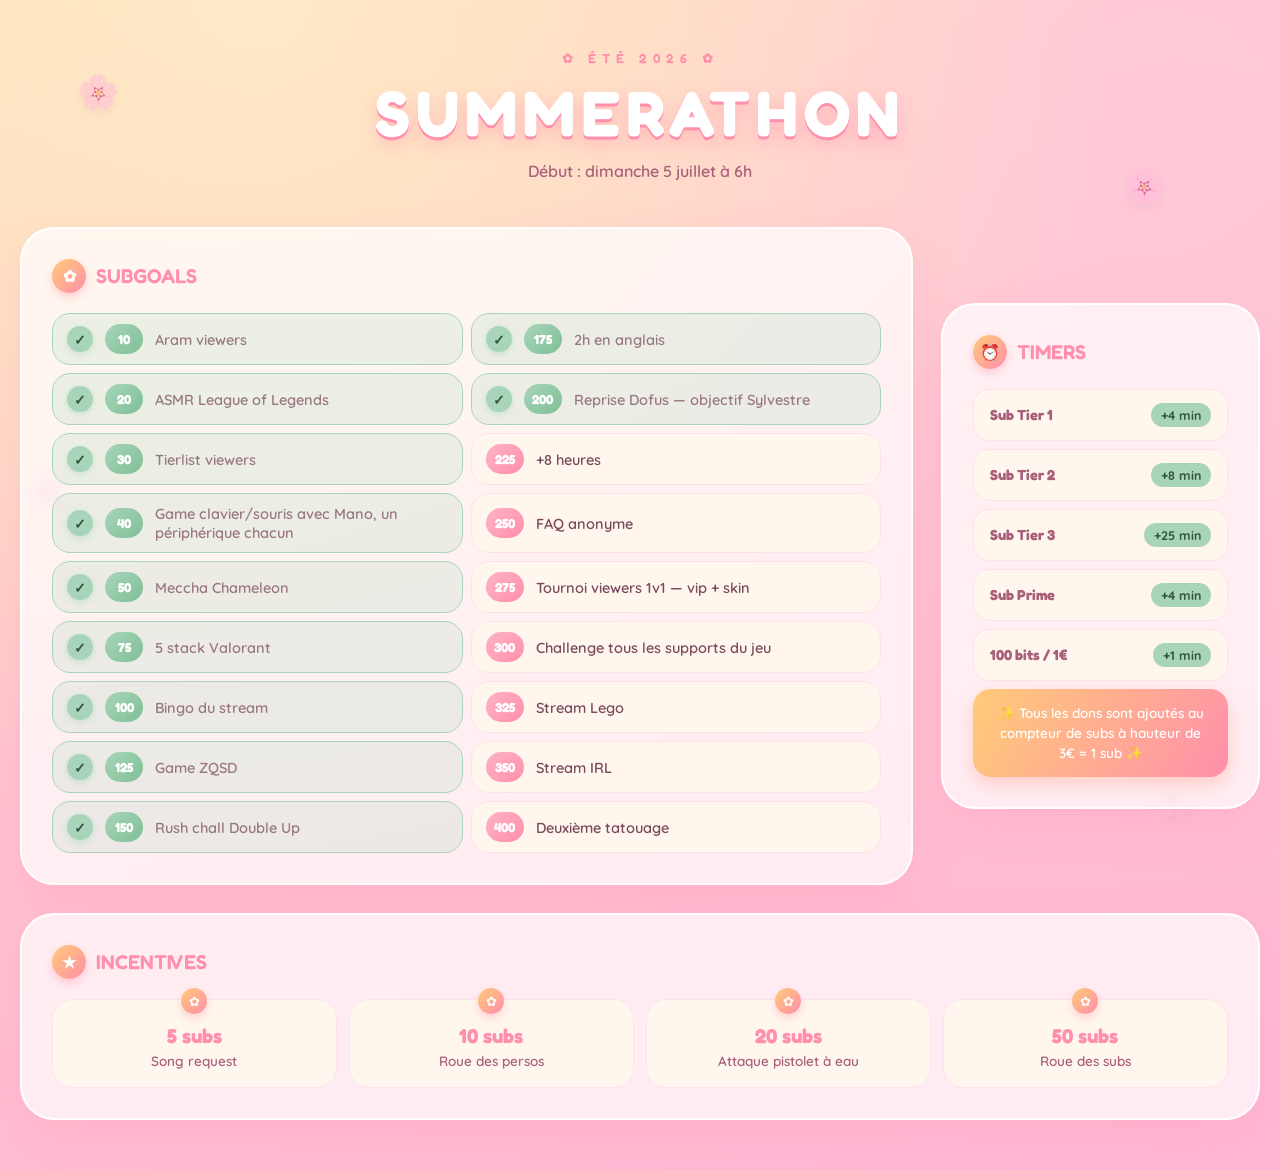
<file: summerathon.html>
<!DOCTYPE html>
<html lang="fr">

<head>
    <meta charset="UTF-8">
    <title>itsLylla — Summerathon — Été 2026</title>
    <link rel="icon" type="image/x-icon" href="/assets/favicon/summerathon.ico">
    <link rel="stylesheet" href="summerathon.css">
</head>

<body>

    <div class="bloom" style="top:6%; left:6%;">🌸</div>
    <div class="bloom" style="top:14%; right:9%; animation-delay:1s;">🌸</div>
    <div class="bloom" style="top:40%; left:2%; animation-delay:2s;">🌸</div>
    <div class="bloom" style="bottom:10%; right:4%; animation-delay:1.5s;">🌸</div>
    <div class="bloom" style="bottom:30%; left:90%; animation-delay:3s;">🌸</div>

    <header>
        <div class="eyebrow">✿ ÉTÉ 2026 ✿</div>
        <h1>SUMMERATHON</h1>
        <p class="subtitle">Début : dimanche 5 juillet à 6h</p>
    </header>

    <div class="layout">
        <div class="panel">
            <div class="panel-title"><span class="ico">✿</span> SUBGOALS</div>
            <!-- Subgoal atteint : décommenter la ligne <span class="check">✓</span> juste en dessous -->
            <div class="goals-grid">
                <div class="goal">
                    <span class="check">✓</span>
                    <span class="badge">10</span><span class="label">Aram viewers</span>
                </div>
                <div class="goal">
                    <span class="check">✓</span>
                    <span class="badge">175</span><span class="label">2h en anglais</span>
                </div>
                <div class="goal">
                    <span class="check">✓</span>
                    <span class="badge">20</span><span class="label">ASMR League of Legends</span>
                </div>
                <div class="goal">
                    <span class="check">✓</span>
                    <span class="badge">200</span><span class="label">Reprise Dofus — objectif Sylvestre</span>
                </div>
                <div class="goal">
                    <span class="check">✓</span>
                    <span class="badge">30</span><span class="label">Tierlist viewers</span>
                </div>
                <div class="goal">
                    <!-- <span class="check">✓</span> -->
                    <span class="badge">225</span><span class="label">+8 heures</span>
                </div>
                <div class="goal">
                    <span class="check">✓</span>
                    <span class="badge">40</span><span class="label">Game clavier/souris avec Mano, un périphérique chacun</span>
                </div>
                <div class="goal">
                    <!-- <span class="check">✓</span> -->
                    <span class="badge">250</span><span class="label">FAQ anonyme</span>
                </div>
                <div class="goal">
                    <span class="check">✓</span>
                    <span class="badge">50</span><span class="label">Meccha Chameleon</span>
                </div>
                <div class="goal">
                    <!-- <span class="check">✓</span> -->
                    <span class="badge">275</span><span class="label">Tournoi viewers 1v1 — vip + skin</span>
                </div>
                <div class="goal">
                    <span class="check">✓</span>
                    <span class="badge">75</span><span class="label">5 stack Valorant</span>
                </div>
                <div class="goal">
                    <!-- <span class="check">✓</span> -->
                    <span class="badge">300</span><span class="label">Challenge tous les supports du jeu</span>
                </div>
                <div class="goal">
                    <span class="check">✓</span>
                    <span class="badge">100</span><span class="label">Bingo du stream</span>
                </div>
                <div class="goal">
                    <!-- <span class="check">✓</span> -->
                    <span class="badge">325</span><span class="label">Stream Lego</span>
                </div>
                <div class="goal">
                    <span class="check">✓</span>
                    <span class="badge">125</span><span class="label">Game ZQSD</span>
                </div>
                <div class="goal">
                    <!-- <span class="check">✓</span> -->
                    <span class="badge">350</span><span class="label">Stream IRL</span>
                </div>
                <div class="goal">
                    <span class="check">✓</span>
                    <span class="badge">150</span><span class="label">Rush chall Double Up</span>
                </div>
                <div class="goal">
                    <!-- <span class="check">✓</span> -->
                    <span class="badge">400</span><span class="label">Deuxième tatouage</span>
                </div>
            </div>
        </div>

        <div class="panel timers">
            <div class="panel-title"><span class="ico">⏰</span> TIMERS</div>
            <div class="timer-row"><span class="t-name">Sub Tier 1</span><span class="t-val">+4 min</span></div>
            <div class="timer-row"><span class="t-name">Sub Tier 2</span><span class="t-val">+8 min</span></div>
            <div class="timer-row"><span class="t-name">Sub Tier 3</span><span class="t-val">+25 min</span></div>
            <div class="timer-row"><span class="t-name">Sub Prime</span><span class="t-val">+4 min</span></div>
            <div class="timer-row"><span class="t-name">100 bits / 1€</span><span class="t-val">+1 min</span></div>
            <div class="donation-note">✨ Tous les dons sont ajoutés au compteur de subs à hauteur de <br> 3€ = 1 sub ✨</div>
        </div>

        <div class="panel incentives">
            <div class="panel-title"><span class="ico">★</span> INCENTIVES</div>
            <div class="incentive-grid">
                <div class="incentive-card">
                    <div class="num">5 subs</div>
                    <div class="desc">Song request</div>
                </div>
                <div class="incentive-card">
                    <div class="num">10 subs</div>
                    <div class="desc">Roue des persos</div>
                </div>
                <div class="incentive-card">
                    <div class="num">20 subs</div>
                    <div class="desc">Attaque pistolet à eau</div>
                </div>
                <div class="incentive-card">
                    <div class="num">50 subs</div>
                    <div class="desc">Roue des subs</div>
                </div>
            </div>
        </div>
    </div>

</body>

</html>
</file>
<file: summerathon.css>
@import url('https://fonts.googleapis.com/css2?family=Fredoka:wght@400;500;600;700&family=Quicksand:wght@500;600;700&display=swap');

:root {
    --peach: #ffd9b3;
    --pink: #ffb3c6;
    --rose: #ff8fab;
    --gold: #ffcb77;
    --cream: #fff7ee;
    --leaf: #a8d5ba;
    --ink: #7a4a5c;
}

* {
    box-sizing: border-box;
    margin: 0;
    padding: 0;
}

body {
    font-family: 'Quicksand', sans-serif;
    background: radial-gradient(circle at 20% 0%, #ffe9c7, transparent 55%),
        radial-gradient(circle at 90% 10%, #ffc9d9, transparent 50%),
        linear-gradient(160deg, #ffe3b8 0%, #ffc2cf 45%, #ffb6d5 100%);
    min-height: 100vh;
    padding: 50px 20px;
    color: var(--ink);
    position: relative;
    overflow-x: hidden;
}

/* floating decorative blooms */
.bloom {
    position: absolute;
    font-size: 34px;
    opacity: .55;
    filter: drop-shadow(0 4px 6px rgba(0, 0, 0, .08));
    animation: float 7s ease-in-out infinite;
}

@keyframes float {

    0%,
    100% {
        transform: translateY(0) rotate(0deg);
    }

    50% {
        transform: translateY(-14px) rotate(8deg);
    }
}

header {
    text-align: center;
    margin-bottom: 46px;
    position: relative;
    z-index: 2;
}

.eyebrow {
    font-family: 'Fredoka', sans-serif;
    font-weight: 600;
    letter-spacing: 6px;
    color: var(--rose);
    font-size: 13px;
    margin-bottom: 8px;
}

h1 {
    font-family: 'Fredoka', sans-serif;
    font-weight: 700;
    font-size: 64px;
    letter-spacing: 6px;
    color: #fff;
    text-shadow: 0 3px 0 var(--rose), 0 8px 18px rgba(255, 143, 171, .45);
}

.subtitle {
    margin-top: 10px;
    font-weight: 600;
    color: #a8607b;
    font-size: 16px;
}

.layout {
    display: grid;
    grid-template-columns: 2.8fr 1fr;
    gap: 28px;
    max-width: 1240px;
    margin: 0 auto;
    position: relative;
    z-index: 2;
}

.panel {
    background: rgba(255, 255, 255, .72);
    backdrop-filter: blur(6px);
    border-radius: 34px;
    padding: 30px;
    border: 2px solid rgba(255, 255, 255, .9);
    box-shadow: 0 18px 40px rgba(255, 150, 180, .25);
}

.panel-title {
    display: flex;
    align-items: center;
    gap: 10px;
    font-family: 'Fredoka', sans-serif;
    font-weight: 600;
    font-size: 20px;
    color: var(--rose);
    margin-bottom: 20px;
}

.panel-title .ico {
    width: 34px;
    height: 34px;
    border-radius: 50%;
    background: linear-gradient(135deg, var(--gold), var(--rose));
    display: flex;
    align-items: center;
    justify-content: center;
    color: #fff;
    font-size: 16px;
    box-shadow: 0 4px 10px rgba(255, 150, 170, .45);
}

.goals-grid {
    display: grid;
    grid-template-columns: 1fr 1fr;
    gap: 8px;
}

.goal {
    display: flex;
    align-items: center;
    gap: 12px;
    background: var(--cream);
    border-radius: 18px;
    padding: 10px 14px;
    border: 1px solid #ffe1ea;
    transition: transform .15s;
}

.goal:hover {
    transform: translateY(-2px);
}

.badge {
    flex-shrink: 0;
    min-width: 38px;
    height: 30px;
    border-radius: 50px;
    background: linear-gradient(135deg, var(--pink), var(--rose));
    color: #fff;
    font-weight: 700;
    font-family: 'Fredoka', sans-serif;
    display: flex;
    align-items: center;
    justify-content: center;
    font-size: 13px;
}

.goal span.label {
    font-weight: 600;
    font-size: 14.5px;
}

.goal .check {
    flex-shrink: 0;
    width: 26px;
    height: 26px;
    border-radius: 50%;
    background: var(--leaf);
    color: #33543f;
    font-weight: 700;
    font-family: 'Fredoka', sans-serif;
    display: flex;
    align-items: center;
    justify-content: center;
    font-size: 14px;
    box-shadow: 0 2px 6px rgba(168, 213, 186, .55);
}

.goal:has(.check) {
    background: rgba(168, 213, 186, .22);
    border-color: var(--leaf);
}

.goal:has(.check) .label {
    opacity: .72;
}

.goal:has(.check) .badge {
    background: linear-gradient(135deg, var(--leaf), #7fbf96);
}

.timers {
    align-self: center;
}

.timers .timer-row {
    display: flex;
    justify-content: space-between;
    align-items: center;
    background: var(--cream);
    border-radius: 16px;
    padding: 13px 16px;
    margin-bottom: 8px;
    border: 1px solid #ffe1ea;
}

.timer-row .t-name {
    font-weight: 700;
    font-family: 'Fredoka', sans-serif;
    font-size: 14.5px;
    color: #a8607b;
}

.timer-row .t-val {
    background: var(--leaf);
    color: #33543f;
    font-weight: 700;
    font-size: 12.5px;
    padding: 4px 10px;
    border-radius: 50px;
}

.donation-note {
    margin-top: 6px;
    background: linear-gradient(120deg, var(--gold), var(--rose));
    color: #fff;
    font-weight: 600;
    text-align: center;
    border-radius: 18px;
    padding: 14px;
    font-size: 13.5px;
    line-height: 1.5;
    box-shadow: 0 8px 18px rgba(255, 150, 120, .35);
}

.incentives {
    grid-column: 1 / -1;
}

.incentive-grid {
    display: grid;
    grid-template-columns: repeat(4, 1fr);
    gap: 12px;
}

.incentive-card {
    background: var(--cream);
    border: 1px solid #ffe1ea;
    border-radius: 20px;
    padding: 18px;
    text-align: center;
    position: relative;
}

.incentive-card::before {
    content: '✿';
    position: absolute;
    top: -12px;
    left: 50%;
    transform: translateX(-50%);
    background: linear-gradient(135deg, var(--gold), var(--rose));
    color: #fff;
    width: 26px;
    height: 26px;
    border-radius: 50%;
    display: flex;
    align-items: center;
    justify-content: center;
    font-size: 13px;
    box-shadow: 0 4px 8px rgba(255, 150, 170, .4);
}

.incentive-card .num {
    font-family: 'Fredoka', sans-serif;
    font-weight: 700;
    font-size: 20px;
    color: var(--rose);
    margin-top: 6px;
}

.incentive-card .desc {
    font-weight: 600;
    font-size: 13.5px;
    color: #a8607b;
    margin-top: 4px;
}

@media (max-width: 900px) {
    .layout {
        grid-template-columns: 1fr;
    }

    .goals-grid {
        grid-template-columns: 1fr;
    }

    .incentive-grid {
        grid-template-columns: 1fr 1fr;
    }

    h1 {
        font-size: 42px;
        letter-spacing: 3px;
    }
}
</file>
